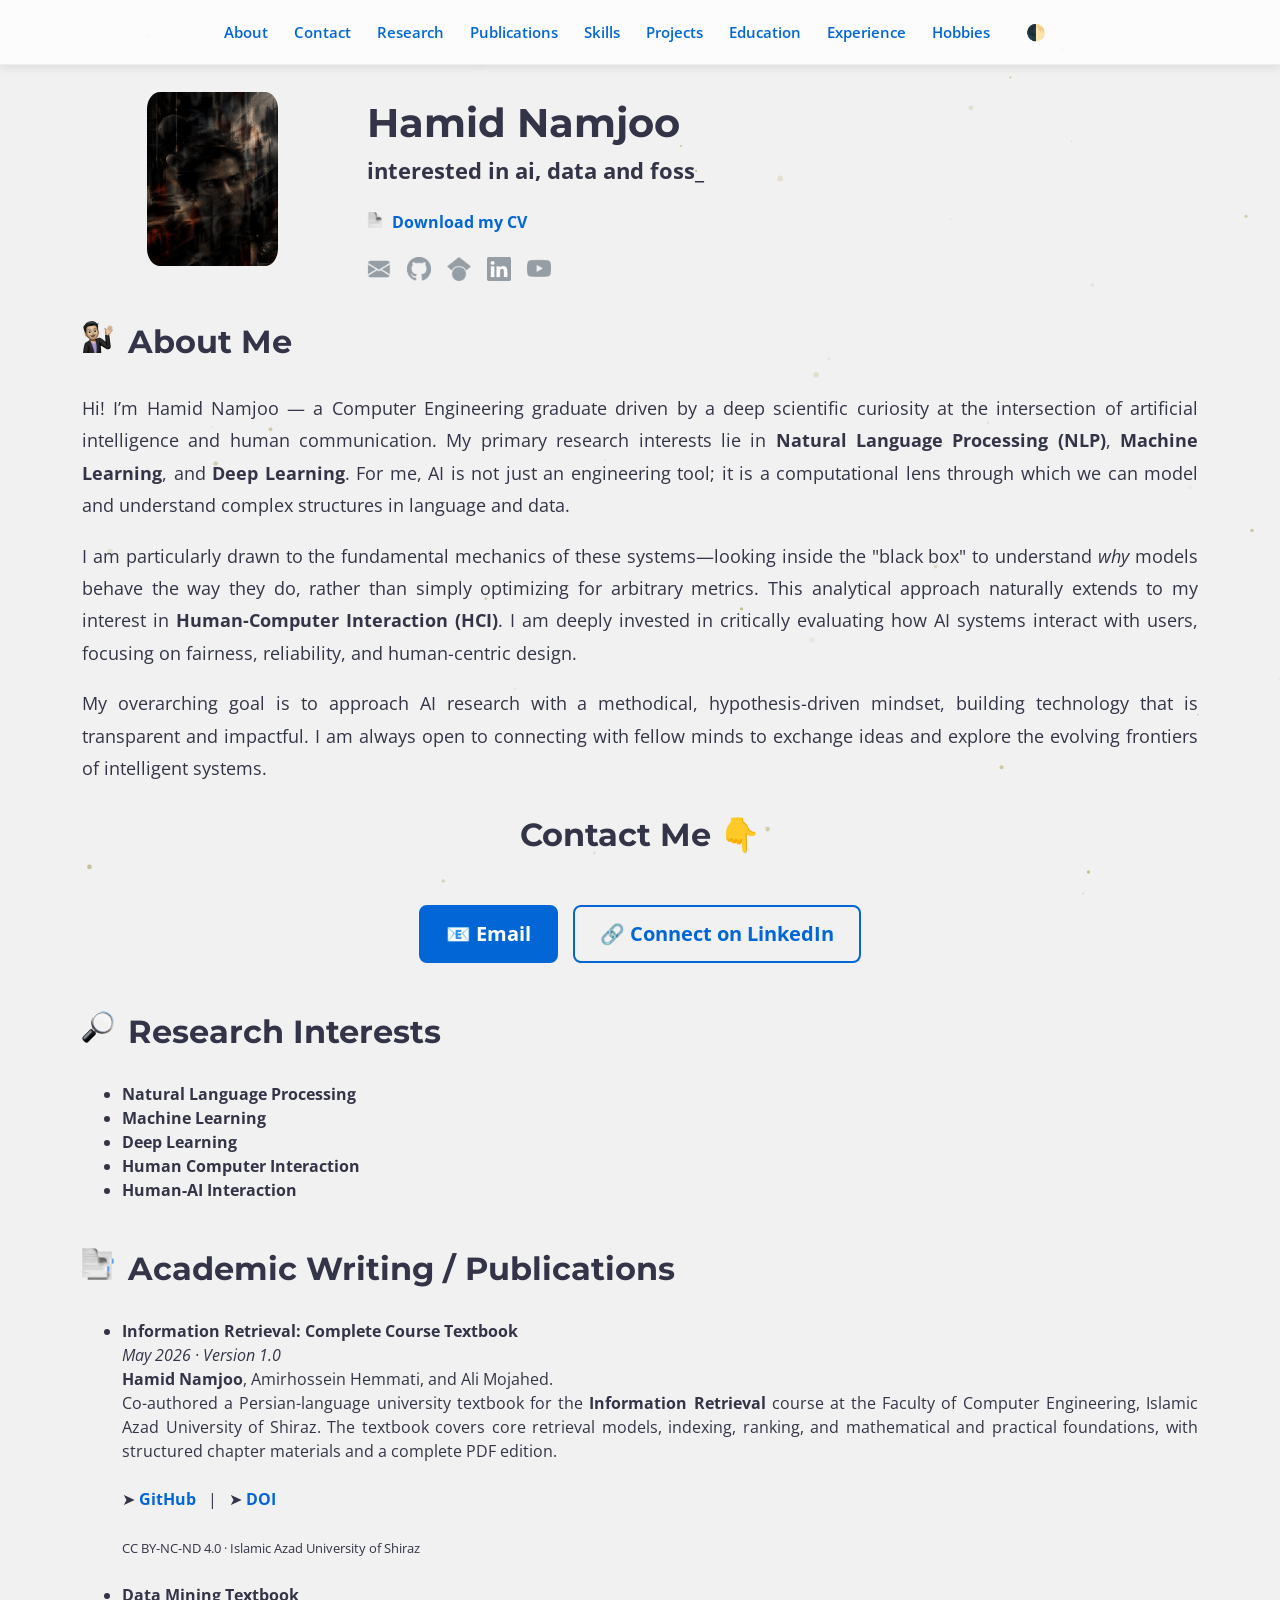
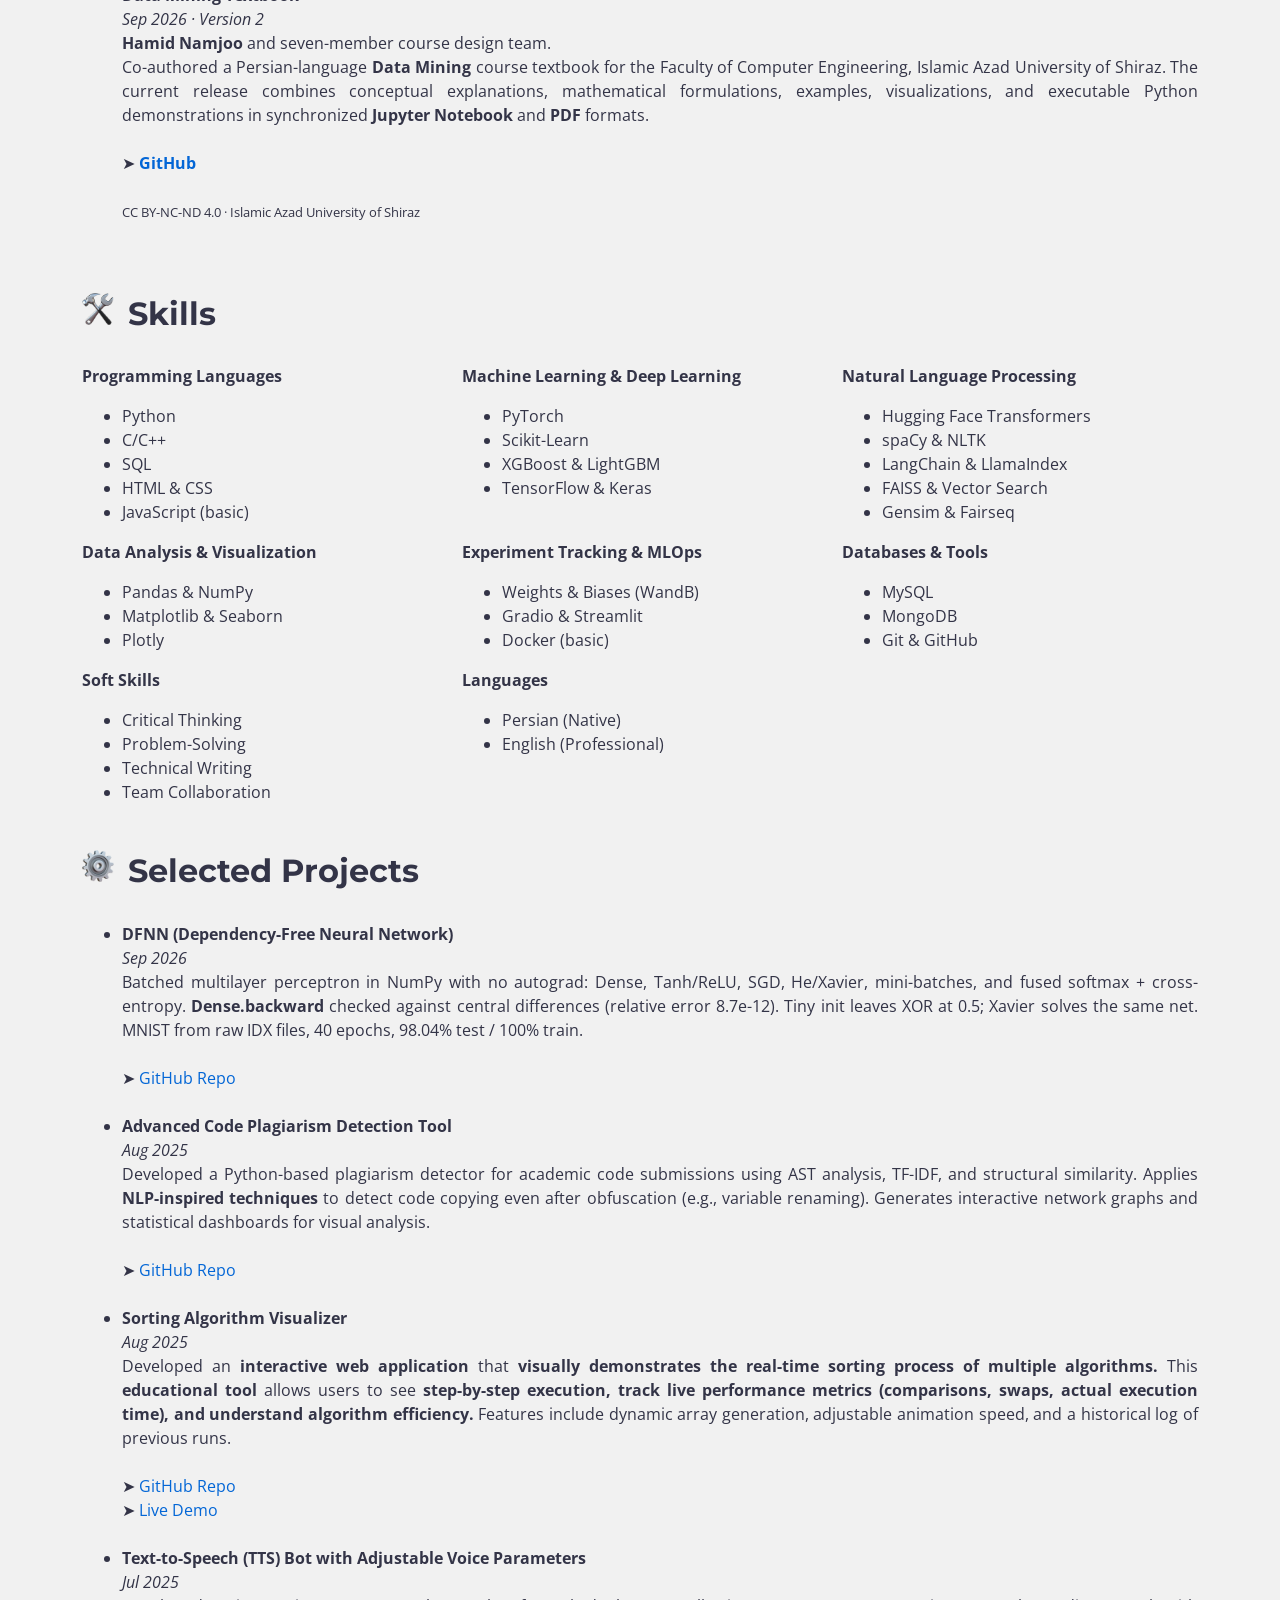
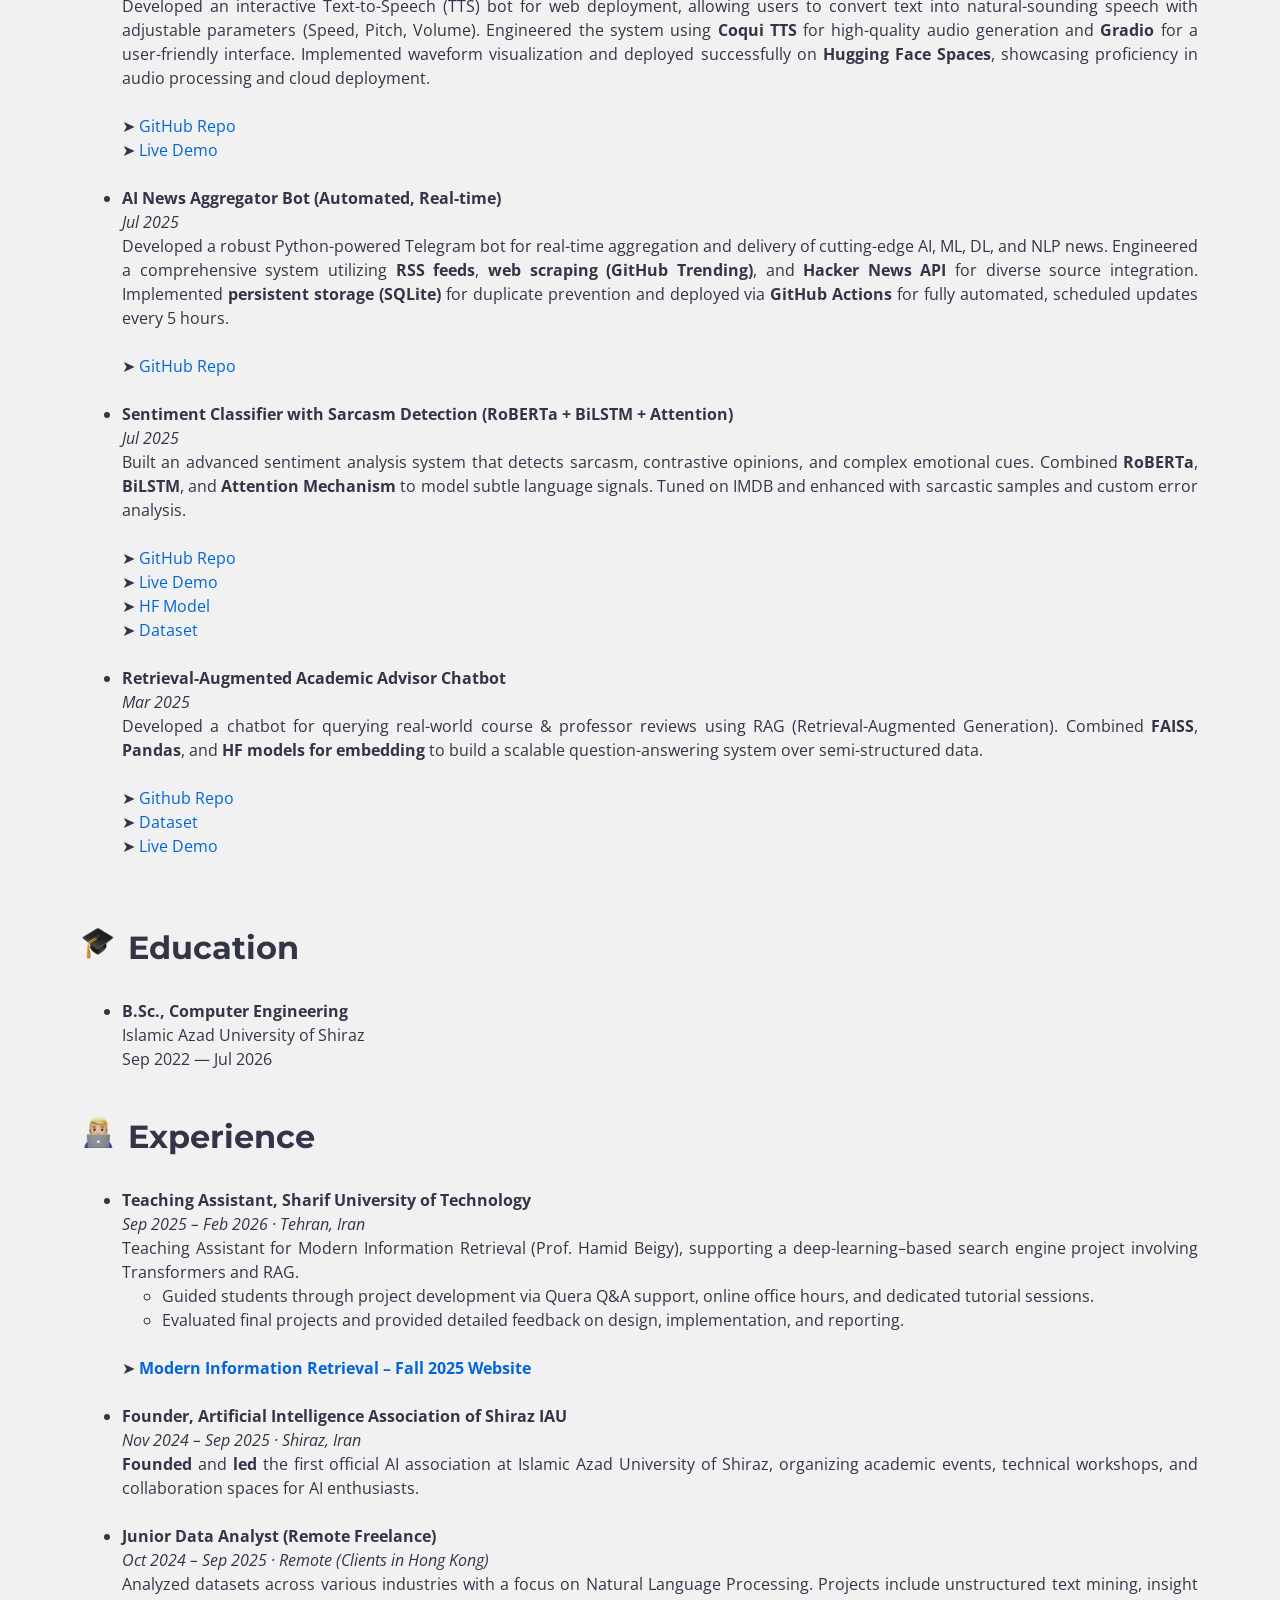
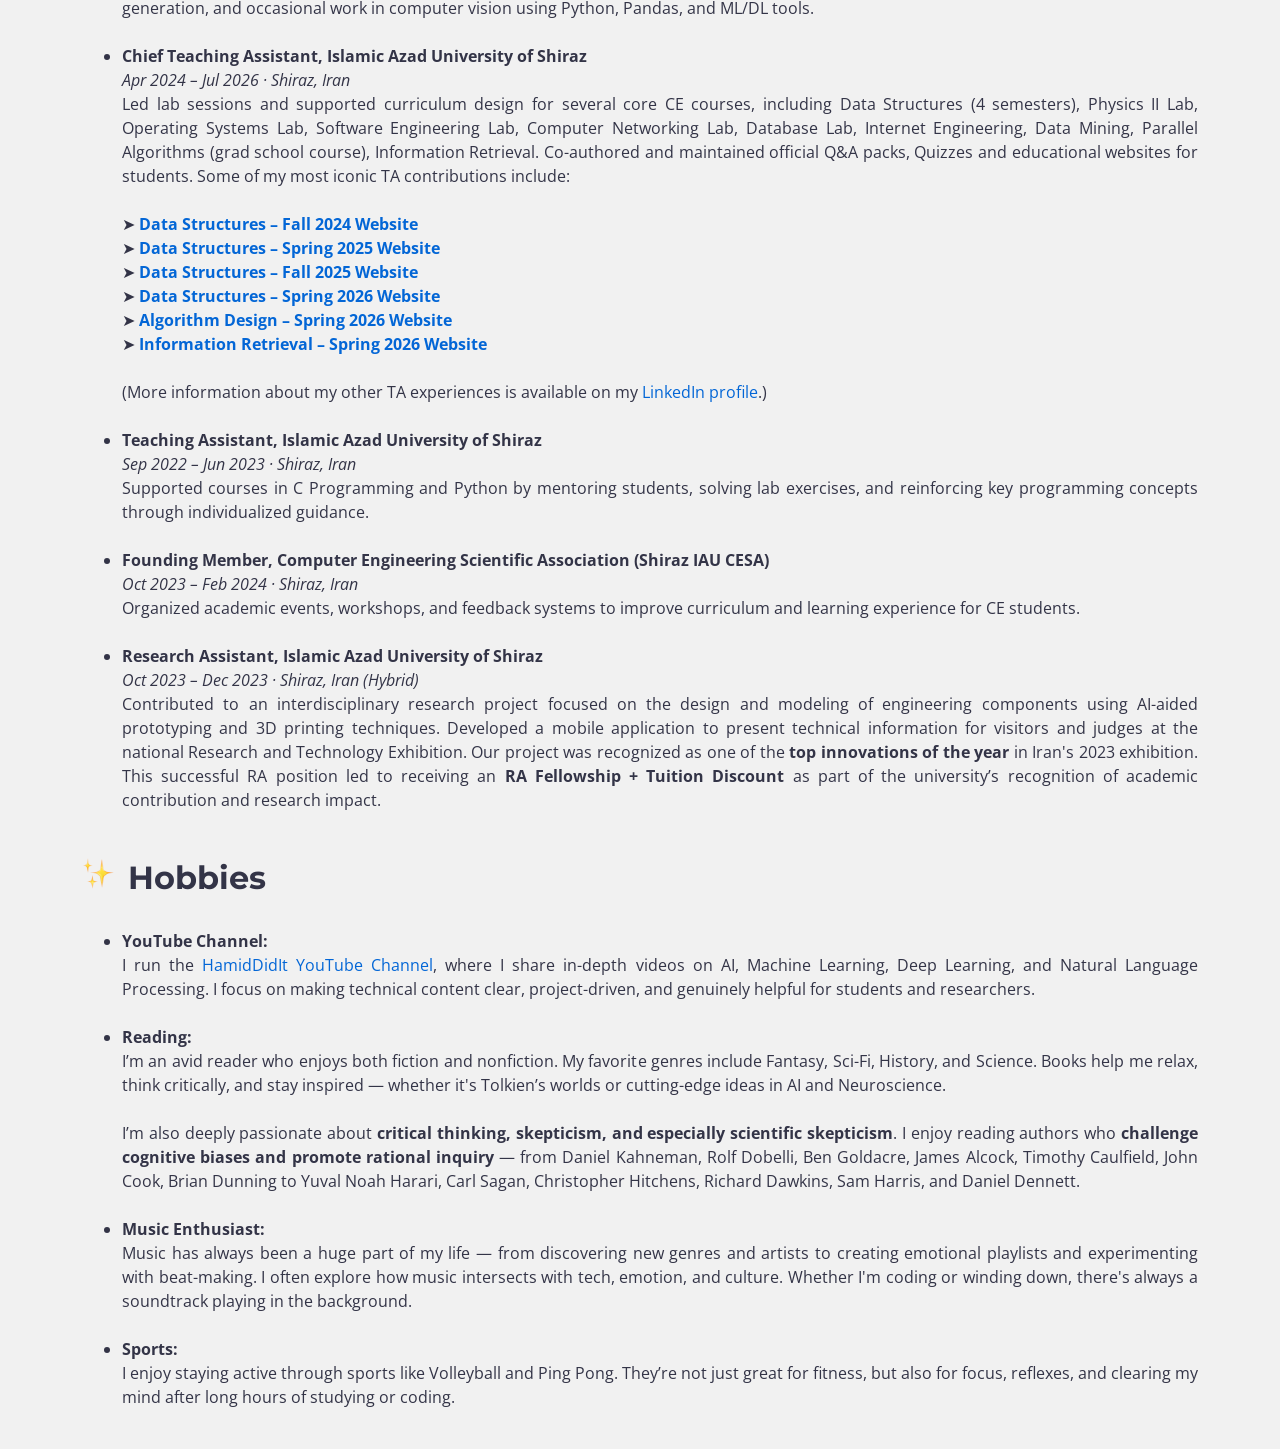
<file: index.html>
<!DOCTYPE html>
<html lang="en">
<head>
    <meta charset="UTF-8">
    <title>Hamid Namjoo</title>
    <meta name="description" content="Hamid Namjoo is a Computer Engineering graduate and AI researcher interested in NLP, Machine Learning, Deep Learning, and Human-AI Interaction.">
    <meta name="keywords" content="Hamid Namjoo, Hamidreza Namjoomanesh, HamidDidIt, Data Analyst, AI Engineer, AI Student, NLP, NLPer, Natural Language Processing, Machine Learning, Deep Learning, Human Computer Interaction, HCI, ML, DL, AI, Data Scientist, AGI, Accelerationism, AI Graduate, AI Researcher, Independent Researcher">
    <meta name="author" content="Hamid Namjoo">
    <link rel="icon" type="image/x-icon" href="img/favicon.png">
    <link rel="stylesheet" href="bootstrap-grid.min.css">
    <link rel="stylesheet" href="index.css">
    <meta name="viewport" content="width=device-width, initial-scale=1.0">
</head>
<body>
    <div id="particles-js"></div>
    <div class="theme-toggle-mobile" id="theme-toggle-mobile">🌓</div>
    <nav class="navbar">
        <div class="nav-container">
            <div class="nav-toggle" id="mobile-menu">
                <span class="menu-text mobile-only">Menu</span>
                <div class="hamburger-lines">
                    <span class="bar"></span>
                    <span class="bar"></span>
                    <span class="bar"></span>
                </div>
            </div>
    
            <ul class="nav-menu">
                <li><a href="#about">About</a></li>
                <li><a href="#contact">Contact</a></li>
                <li><a href="#research">Research</a></li>
                <li><a href="#publications">Publications</a></li>
                <li><a href="#skills">Skills</a></li>
                <li><a href="#projects">Projects</a></li>
                <li><a href="#education">Education</a></li>
                <li><a href="#experience">Experience</a></li>
                <li><a href="#hobbies">Hobbies</a></li> 
                <li id="theme-toggle-desktop" class="desktop-only">🌓</li>
            </ul>
    
            <div class="close-menu mobile-only" id="close-menu">×</div>
            <div class="nav-overlay" id="overlay"></div>
        </div>
    </nav>

    <div class="container">
        <div class="row" id="first-row">
            <div class="col-md-3 col-sm-12">
                <img src="img\avatar.png" class="avatar" />
            </div>
            
            <div class="col-md-9 col-sm-12">
                <h1>Hamid Namjoo</h1>
                <h3><span id="typed-output"></span></h3>

                <div class="font-heavy"><a href="CV\CV.pdf"  target="_blank"><img src="img/cv_emoji.png" class="emoji"> Download my CV</a></div>
                
                <div id="social-links">
                    <a href="mailto:hamidrezanamjoomanesh@gmail.com" target="_blank"><img src="img/email.png"></a>
                    <a href="https://github.com/hrnrxb" target="_blank"><img src="img/github.png"></a>
                    <a href="https://scholar.google.com/citations?hl=en&user=tQSy69sAAAAJ" target="_blank"><img src="img/scholar.png"></a>
                    <a href="https://www.linkedin.com/in/hamid-namjoo/" target="_blank"><img src="img/linkedin.png"></a>
                    <a href="https://www.youtube.com/@HamidDidIt" target="_blank"><img src="img/youtube.png"></a>
                </div>
                

            </div>
        </div>
        
        <div class="row">
            <div class="col-12">
                <h2 id="about"> <img src="img/aboutme_emoji.png" class="emoji"> About Me </h2>
                
                <p class="justify">
                    Hi! I’m Hamid Namjoo — a Computer Engineering graduate driven by a deep scientific curiosity at the intersection of artificial intelligence and human communication. My primary research interests lie in <b>Natural Language Processing (NLP)</b>, <b>Machine Learning</b>, and <b>Deep Learning</b>. For me, AI is not just an engineering tool; it is a computational lens through which we can model and understand complex structures in language and data.
                </p>
                
                <p class="justify">
                    I am particularly drawn to the fundamental mechanics of these systems—looking inside the "black box" to understand <i>why</i> models behave the way they do, rather than simply optimizing for arbitrary metrics. This analytical approach naturally extends to my interest in <b>Human-Computer Interaction (HCI)</b>. I am deeply invested in critically evaluating how AI systems interact with users, focusing on fairness, reliability, and human-centric design.
                </p>
                
                <p class="justify">
                    My overarching goal is to approach AI research with a methodical, hypothesis-driven mindset, building technology that is transparent and impactful. I am always open to connecting with fellow minds to exchange ideas and explore the evolving frontiers of intelligent systems.
                </p>
                
                <h2 id="contact" class="center">Contact Me 👇 </h2>
                <p class="center">
                    <a href="mailto:hamidrezanamjoomanesh@gmail.com" class="button-cta" rel="noopener noreferrer">
                        📧 Email
                    </a>
                    <a href="https://www.linkedin.com/in/hamid-namjoo/" class="button-cta-secondary" target="_blank" rel="noopener noreferrer" style="margin-left: 10px;">
                        🔗 Connect on LinkedIn
                    </a>
                </p>
            </div>
        </div>
        
        <div class="row">
            <div class="col-12">
                <h2  id="research">  <img src="img\research_emoji.png" class="emoji"> Research Interests </h2>
                <ul>
                    <li><b>Natural Language Processing</b></li>
                    <li><b>Machine Learning</b></li>
                    <li><b>Deep Learning</b></li>
                    <li><b>Human Computer Interaction</b></li>
                    <li><b>Human-AI Interaction</b></li>
                </ul>
            </div>
        </div>

        <!-- AWs/Publications -->
        <div class="row">
            <div class="col-12">
                <h2 id="publications">
                    <img src="img/publications_emoji.png" class="emoji" alt="Publications Icon">
                    Academic Writing / Publications
                </h2>
        
                <ul class="justify">
        
                    <li>
                        <b>Information Retrieval: Complete Course Textbook</b><br>
                        <i>May 2026 · Version 1.0</i><br>
        
                        <b>Hamid Namjoo</b>, Amirhossein Hemmati, and Ali Mojahed.<br>
        
                        Co-authored a Persian-language university textbook for the
                        <b>Information Retrieval</b> course at the Faculty of Computer Engineering,
                        Islamic Azad University of Shiraz. The textbook covers core retrieval models,
                        indexing, ranking, and mathematical and practical foundations, with
                        structured chapter materials and a complete PDF edition.
        
                        <br><br>
        
                        ➤ <b>
                            <a href="https://github.com/hrnrxb/IR-Textbook"
                               target="_blank"
                               rel="noopener noreferrer">
                                GitHub
                            </a>
                        </b>
                        &nbsp;&nbsp;|&nbsp;&nbsp;
                        ➤ <b>
                            <a href="https://doi.org/10.5281/zenodo.22927296"
                               target="_blank"
                               rel="noopener noreferrer">
                                DOI
                            </a>
                        </b>
        
                        <br><br>
        
                        <small>
                            CC BY-NC-ND 4.0 · Islamic Azad University of Shiraz
                        </small>
                    </li>
        
                    <br>
        
                    <li>
                        <b>Data Mining Textbook</b><br>
                        <i>Sep 2026 · Version 2</i><br>
        
                        <b>Hamid Namjoo</b> and seven-member course design team.<br>
        
                        Co-authored a Persian-language <b>Data Mining</b> course textbook
                        for the Faculty of Computer Engineering, Islamic Azad University of Shiraz.
                        The current release combines conceptual explanations, mathematical
                        formulations, examples, visualizations, and executable Python demonstrations
                        in synchronized <b>Jupyter Notebook</b> and <b>PDF</b> formats.
        
                        <br><br>
        
                        ➤ <b>
                            <a href="https://github.com/hrnrxb/Data-Mining-Textbook"
                               target="_blank"
                               rel="noopener noreferrer">
                                GitHub
                            </a>
                        </b>
        
                        <br><br>
        
                        <small>
                            CC BY-NC-ND 4.0 · Islamic Azad University of Shiraz
                        </small>
                    </li>
        
                    <br>
        
                </ul>
            </div>
        </div>

        <div class="row">
            <div class="col-12">
                <h2 id="skills"> <img src="img/skills_emoji.png" class="emoji" alt="Skills Icon"> Skills </h2>
                
                <div class="row">
                    <div class="col-md-6 col-lg-4"> <b>Programming Languages</b>
                        <ul>
                            <li>Python</li>
                            <li>C/C++</li>
                            <li>SQL</li>
                            <li>HTML & CSS</li>
                            <li>JavaScript (basic)</li>
                        </ul>
                    </div>
                    
                    <div class="col-md-6 col-lg-4">
                        <b>Machine Learning & Deep Learning</b>
                        <ul>
                            <li>PyTorch</li>
                            <li>Scikit-Learn</li>
                            <li>XGBoost & LightGBM</li>
                            <li>TensorFlow & Keras</li>
                        </ul>
                    </div>
                    
                    <div class="col-md-6 col-lg-4">
                        <b>Natural Language Processing</b>
                        <ul>
                            <li>Hugging Face Transformers</li>
                            <li>spaCy & NLTK</li>
                            <li>LangChain & LlamaIndex</li>
                            <li>FAISS & Vector Search</li>
                            <li>Gensim & Fairseq</li>
                        </ul>
                    </div>
                    
                    <div class="col-md-6 col-lg-4">
                        <b>Data Analysis & Visualization</b>
                        <ul>
                            <li>Pandas & NumPy</li>
                            <li>Matplotlib & Seaborn</li>
                            <li>Plotly</li>
                        </ul>
                    </div>
                    
                    <div class="col-md-6 col-lg-4">
                        <b>Experiment Tracking & MLOps</b>
                        <ul>
                            <li>Weights & Biases (WandB)</li>
                            <li>Gradio & Streamlit</li>
                            <li>Docker (basic)</li>
                        </ul>
                    </div>
                    
                    <div class="col-md-6 col-lg-4">
                        <b>Databases & Tools</b>
                        <ul>
                            <li>MySQL</li>
                            <li>MongoDB</li>
                            <li>Git & GitHub</li>
                        </ul>
                    </div>
                    
                    <div class="col-md-6 col-lg-4">
                        <b>Soft Skills</b>
                        <ul>
                            <li>Critical Thinking</li>
                            <li>Problem-Solving</li>
                            <li>Technical Writing</li>
                            <li>Team Collaboration</li>
                        </ul>
                    </div>
                    
                    <div class="col-md-6 col-lg-4">
                        <b>Languages</b>
                        <ul>
                            <li>Persian (Native)</li>
                            <li>English (Professional)</li>
                        </ul>
                    </div>
                </div> 
            </div>
        </div>


        
        <div class="row">
            <div class="col-12">
                <h2  id="projects">  <img src="img/projects_emoji.png" class="emoji"> Selected Projects </h2>
                <ul class="justify">

                    <li>
                        <b>DFNN (Dependency-Free Neural Network)</b><br>
                        <i>Sep 2026</i><br>
                        Batched multilayer perceptron in NumPy with no autograd: Dense, Tanh/ReLU, SGD, He/Xavier, mini-batches, and fused softmax + cross-entropy. <b>Dense.backward</b> checked against central differences (relative error 8.7e-12). Tiny init leaves XOR at 0.5; Xavier solves the same net. MNIST from raw IDX files, 40 epochs, 98.04% test / 100% train.<br>
                        <br>
                        ➤ <a href="https://github.com/hrnrxb/DFNN" target="_blank" rel="noopener noreferrer">GitHub Repo</a><br>
                    </li>
                    <br>
                    
                    <li>
                        <b>Advanced Code Plagiarism Detection Tool</b><br>
                        <i>Aug 2025</i><br>
                        Developed a Python-based plagiarism detector for academic code submissions using AST analysis, TF-IDF, and structural similarity. Applies <b>NLP-inspired techniques</b> to detect code copying even after obfuscation (e.g., variable renaming). Generates interactive network graphs and statistical dashboards for visual analysis.<br>
                        <br>
                        ➤ <a href="https://github.com/hrnrxb/Advanced-Code-Plagiarism-Detection-Tool" target="_blank" rel="noopener noreferrer">GitHub Repo</a><br>
                    </li>
                    <br>
                    
                    <li>
                        <b>Sorting Algorithm Visualizer</b><br>
                        <i>Aug 2025</i><br>
                        Developed an <b>interactive web application</b> that <b>visually demonstrates the real-time sorting process of multiple algorithms.</b> This <b>educational tool</b> allows users to see <b>step-by-step execution, track live performance metrics (comparisons, swaps, actual execution time), and understand algorithm efficiency.</b> Features include dynamic array generation, adjustable animation speed, and a historical log of previous runs.
                        <br>
                        <br>
                        ➤ <a href="https://github.com/hrnrxb/sorting_algo" target="_blank" rel="noopener noreferrer">GitHub Repo</a><br>
                        ➤ <a href="https://ds-fall2025.github.io/sorting_algo/" target="_blank" rel="noopener noreferrer">Live Demo</a><br>
                    </li>
                    <br>

                    <li>
                        <b>Text-to-Speech (TTS) Bot with Adjustable Voice Parameters</b><br>
                        <i>Jul 2025</i><br>
                        Developed an interactive Text-to-Speech (TTS) bot for web deployment, allowing users to convert text into natural-sounding speech with adjustable parameters (Speed, Pitch, Volume). Engineered the system using <b>Coqui TTS</b> for high-quality audio generation and <b>Gradio</b> for a user-friendly interface. Implemented waveform visualization and deployed successfully on <b>Hugging Face Spaces</b>, showcasing proficiency in audio processing and cloud deployment.
                        <br>
                        <br>
                        ➤ <a href="https://github.com/hrnrxb/TTS-with-Adjustable-Voice-Parameters" target="_blank" rel="noopener noreferrer">GitHub Repo</a><br>
                        ➤ <a href="https://huggingface.co/spaces/hrnrxb/TTS-with-Adjustable-Voice-Parameters" target="_blank" rel="noopener noreferrer">Live Demo</a><br>
                    </li>
                    <br>

                    <li>
                        <b>AI News Aggregator Bot (Automated, Real-time)</b><br>
                        <i>Jul 2025</i><br>
                        Developed a robust Python-powered Telegram bot for real-time aggregation and delivery of cutting-edge AI, ML, DL, and NLP news. Engineered a comprehensive system utilizing <b>RSS feeds</b>, <b>web scraping (GitHub Trending)</b>, and <b>Hacker News API</b> for diverse source integration. Implemented <b>persistent storage (SQLite)</b> for duplicate prevention and deployed via <b>GitHub Actions</b> for fully automated, scheduled updates every 5 hours.<br>
                        <br>
                        ➤ <a href="https://github.com/hrnrxb/AI-News-Aggregator-Bot" target="_blank">GitHub Repo</a><br>
                    </li>
                    <br>

                    <li>
                        <b>Sentiment Classifier with Sarcasm Detection (RoBERTa + BiLSTM + Attention)</b><br>
                        <i>Jul 2025</i><br>
                        Built an advanced sentiment analysis system that detects sarcasm, contrastive opinions, and complex emotional cues. Combined <b>RoBERTa</b>, <b>BiLSTM</b>, and <b>Attention Mechanism</b> to model subtle language signals. Tuned on IMDB and enhanced with sarcastic samples and custom error analysis.<br>
                        <br>
                        ➤ <a href="https://github.com/hrnrxb/Advanced-Sentiment-Classifier-RoBERTa-BiLSTM-Attention" target="_blank">GitHub Repo</a><br>
                        ➤ <a href="https://huggingface.co/spaces/hrnrxb/roberta-bilstm-attention-sentiment" target="_blank">Live Demo</a><br>
                        ➤ <a href="https://huggingface.co/hrnrxb/roberta-bilstm-attention-sentiment" target="_blank">HF Model</a><br>
                        ➤ <a href="https://huggingface.co/datasets/stanfordnlp/imdb" target="_blank">Dataset</a><br>
                    </li>
                    <br>
                    
                    <li>
                        <b>Retrieval-Augmented Academic Advisor Chatbot</b><br>
                        <i>Mar 2025</i><br>
                        Developed a chatbot for querying real-world course & professor reviews using RAG (Retrieval-Augmented Generation). Combined <b>FAISS</b>, <b>Pandas</b>, and <b>HF models for embedding</b> to build a scalable question-answering system over semi-structured data.<br>
                        <br>
                        ➤ <a href="https://github.com/hrnrxb/IAUCourseExp_Adviser_bot" target="_blank">Github Repo</a><br>
                        ➤ <a href="https://huggingface.co/datasets/IAUCourseExp/TajrobiatExpriences-till14ordibehest1404" target="_blank">Dataset</a><br>
                        ➤ <a href="https://huggingface.co/spaces/IAUCourseExp/Tajrobiat_Bot" target="_blank">Live Demo</a><br>
                    </li>
                    <br>
                    
        
<!--                <li>
                        <b>project Name</b><br>
                        <i>Jan 2025 – Feb 2025 · Solo Project</i><br>
                        Explanation. Integrated <b>OpenAI API</b>, <b>Pinecone</b>, and <b>Streamlit</b>.<br>
                        <br>
                        ➤ <a href="link" target="_blank">GitHub Repository</a>
                    </li> -->
                </ul>
            </div>
        </div> 

        

<!--    <div class="row">
            <div class="col-12">
                <h2> <img src="img/publications_emoji.png" class="emoji"> Publications </h2>
                <ul class="justify">
                    <li>
                        <b>Paper Title</b><br>
                        <i>Paper's journal or conference<br>
                        Authors: <b><u>Hamid Namjoo</u></b>other author<br>
                        DOI: <a href="link" target="_blank">hyperlink text</a>
                    </li>
                    <br>
                </ul>
            </div>
        </div> -->
      
        <div class="row">
            <div class="col-12">
                <h2  id="education">  <img src="img/education_emoji.png" class="emoji"> Education </h2>
                <ul>
                    <li><b>B.Sc., Computer Engineering</b><br> Islamic Azad University of Shiraz<br>Sep 2022 — Jul 2026</li>
                </ul>
            </div>
        </div>

        <div class="row">
            <div class="col-12">
                <h2 id="experience"> <img src="img/experience_emoji.png" class="emoji"> Experience </h2>
                <ul class="justify">
        
                    <li><b>Teaching Assistant, Sharif University of Technology</b><br>
                        <i>Sep 2025 – Feb 2026 · Tehran, Iran</i><br>
                        Teaching Assistant for Modern Information Retrieval (Prof. Hamid Beigy), supporting a deep-learning–based search engine project involving Transformers and RAG.
                        <ul>
                            <li>Guided students through project development via Quera Q&A support, online office hours, and dedicated tutorial sessions.</li>
                            <li>Evaluated final projects and provided detailed feedback on design, implementation, and reporting.</li>
                        </ul><br>
                        ➤ <b><a href="https://sut-mir-fall2025.github.io/" target="_blank">Modern Information Retrieval – Fall 2025 Website</a></b><br><br>
                    </li>
                    
                    <li><b>Founder, Artificial Intelligence Association of Shiraz IAU</b><br>
                        <i>Nov 2024 – Sep 2025 · Shiraz, Iran</i><br>
                        <b>Founded</b> and <b>led</b> the first official AI association at Islamic Azad University of Shiraz, organizing academic events, technical workshops, and collaboration spaces for AI enthusiasts.
                    </li>
                    <br>
                    
                    <li><b>Junior Data Analyst (Remote Freelance)</b><br>
                        <i>Oct 2024 – Sep 2025 · Remote (Clients in Hong Kong)</i><br>
                        Analyzed datasets across various industries with a focus on Natural Language Processing. Projects include unstructured text mining, insight generation, and occasional work in computer vision using Python, Pandas, and ML/DL tools.
                    </li>
                    <br>
                    
                    <li><b>Chief Teaching Assistant, Islamic Azad University of Shiraz</b><br>
                        <i>Apr 2024 – Jul 2026 · Shiraz, Iran</i><br>
                        Led lab sessions and supported curriculum design for several core CE courses, including Data Structures (4 semesters), Physics II Lab, Operating Systems Lab, Software Engineering Lab, Computer Networking Lab, Database Lab, Internet Engineering, Data Mining, Parallel Algorithms (grad school course), Information Retrieval. Co-authored and maintained official Q&A packs, Quizzes and educational websites for students. Some of my most iconic TA contributions include:
                        <br><br>
                        
                        ➤ <b><a href="https://ds-of-azad-university.github.io/" target="_blank">Data Structures – Fall 2024 Website</a></b><br>
                        ➤ <b><a href="https://ds-of-azad-university4032.github.io/" target="_blank">Data Structures – Spring 2025 Website</a></b><br>
                        ➤ <b><a href="https://ds-fall2025.github.io/ds-fall2025/" target="_blank">Data Structures – Fall 2025 Website</a></b><br>
                        ➤ <b><a href="https://dsa-spring2026.github.io/" target="_blank">Data Structures – Spring 2026 Website</a></b><br>
                        ➤ <b><a href="https://algo-spring2026.github.io/" target="_blank">Algorithm Design – Spring 2026 Website</a></b><br>
                        ➤ <b><a href="https://ir-spring2026.github.io/" target="_blank">Information Retrieval – Spring 2026 Website</a></b><br><br>
                        
                        (More information about my other TA experiences is available on my <a href="https://www.linkedin.com/in/hamid-namjoo/" target="_blank">LinkedIn profile</a>.)
                    </li>
                    <br>
                    
                    <li><b>Teaching Assistant, Islamic Azad University of Shiraz</b><br>
                        <i>Sep 2022 – Jun 2023 · Shiraz, Iran</i><br>
                        Supported courses in C Programming and Python by mentoring students, solving lab exercises, and reinforcing key programming concepts through individualized guidance.
                    </li>
                    <br>
                    
                    <li><b>Founding Member, Computer Engineering Scientific Association (Shiraz IAU CESA)</b><br>
                        <i>Oct 2023 – Feb 2024 · Shiraz, Iran</i><br>
                        Organized academic events, workshops, and feedback systems to improve curriculum and learning experience for CE students.
                    </li>
                    <br>
        
                    <li><b>Research Assistant, Islamic Azad University of Shiraz</b><br>
                        <i>Oct 2023 – Dec 2023 · Shiraz, Iran (Hybrid)</i><br>
                        Contributed to an interdisciplinary research project focused on the design and modeling of engineering components using AI-aided prototyping and 3D printing techniques.  
                        Developed a mobile application to present technical information for visitors and judges at the national Research and Technology Exhibition.  
                        Our project was recognized as one of the <b>top innovations of the year</b> in Iran's 2023 exhibition.  
                        This successful RA position led to receiving an <b>RA Fellowship + Tuition Discount</b> as part of the university’s recognition of academic contribution and research impact.
                    </li>
                    
                </ul>
            </div>
        </div>
        
        <div class="row">
            <div class="col-12">
                <h2  id="hobbies">  <img src="img/hobbies_emoji.png" class="emoji"> Hobbies </h2>
                <ul class="justify">
                    <li><b>YouTube Channel:</b><br>
                        I run the <a href="https://www.youtube.com/@HamidDidIt" target="_blank">HamidDidIt YouTube Channel</a>, where I share in-depth videos on AI, Machine Learning, Deep Learning, and Natural Language Processing. I focus on making technical content clear, project-driven, and genuinely helpful for students and researchers.
                    </li>
                    <br>

                    
                    <li><b>Reading:</b><br>
                        I’m an avid reader who enjoys both fiction and nonfiction. My favorite genres include Fantasy, Sci-Fi, History, and Science. Books help me relax, think critically, and stay inspired — whether it's Tolkien’s worlds or cutting-edge ideas in AI and Neuroscience.
                    <br><br>
                        I’m also deeply passionate about <b>critical thinking, skepticism, and especially scientific skepticism</b>. I enjoy reading authors who <b>challenge cognitive biases and promote rational inquiry</b> — from Daniel Kahneman, Rolf Dobelli, Ben Goldacre, James Alcock, Timothy Caulfield, John Cook, Brian Dunning to Yuval Noah Harari, Carl Sagan, Christopher Hitchens, Richard Dawkins, Sam Harris, and Daniel Dennett.
                    </li>
                    <br>

                    
                    <li><b>Music Enthusiast:</b><br>
                        Music has always been a huge part of my life — from discovering new genres and artists to creating emotional playlists and experimenting with beat-making. I often explore how music intersects with tech, emotion, and culture. Whether I'm coding or winding down, there's always a soundtrack playing in the background.
                    </li>
                    <br>

                    
                    <li><b>Sports:</b><br>
                        I enjoy staying active through sports like Volleyball and Ping Pong. They’re not just great for fitness, but also for focus, reflexes, and clearing my mind after long hours of studying or coding.
                    </li>
                    <br>

                    
                </ul>
            </div>
        </div>
    </div>

<script src="particles.min.js"></script>
<script src="typed.umd.js"></script>
<script>
    const particlesConfig = {
      "particles": {
        "number": {
          "value": 127,
          "density": {
            "enable": true,
            "value_area": 2202.833788323409
          }
        },
        "color": {
          "value": "#afa258"
        },
        "shape": {
          "type": "circle",
          "stroke": {
            "width": 0,
            "color": "#000000"
          },
          "polygon": {
            "nb_sides": 5
          },
          // "image": {
          //   "src": "img/github.svg",
          //   "width": 100,
          //   "height": 100
          // }
        },
        "opacity": {
          "value": 1,
          "random": true,
          "anim": {
            "enable": true,
            "speed": 1,
            "opacity_min": 0,
            "sync": false
          }
        },
        "size": {
          "value": 3,
          "random": true,
          "anim": {
            "enable": false,
            "speed": 3,
            "size_min": 0.3,
            "sync": false
          }
        },
        "line_linked": {
          "enable": false,
          "distance": 150,
          "color": "#ffffff",
          "opacity": 0.4,
          "width": 1
        },
        "move": {
          "enable": true,
          "speed": 0.5,
          "direction": "none",
          "random": true,
          "straight": false,
          "out_mode": "out",
          "bounce": false,
          "attract": {
            "enable": false,
            "rotateX": 600,
            "rotateY": 600
          }
        }
      },
      "interactivity": {
        "detect_on": "canvas",
        "events": {
          "onhover": {
            "enable": true,
            "mode": "bubble"
          },
          "onclick": {
            "enable": true,
            "mode": "repulse"
          },
          "resize": true
        },
        "modes": {
          "grab": {
            "distance": 400,
            "line_linked": {
              "opacity": 1
            }
          },
          "bubble": {
            "distance": 250,
            "size": 0,
            "duration": 2,
            "opacity": 0,
            "speed": 3
          },
          "repulse": {
            "distance": 400,
            "duration": 0.4
          },
          "push": {
            "particles_nb": 4
          },
          "remove": {
            "particles_nb": 2
          }
        }
      },
      "retina_detect": true
    };
    if (typeof particlesJS !== 'undefined') {
        particlesJS('particles-js', particlesConfig);
    } else {
        console.error("particles.js library not loaded.");
    }

    var typed = new Typed('#typed-output', {
        strings: [
            "interested in ai, data and foss",
            "researcher",
            "computer engineering graduate",
            "ex-data analyst",
            "NLP enthusiast"
        ],
        typeSpeed: 35,
        backSpeed: 20,
        backDelay: 1000,
        startDelay: 300,
        loop: true,
        cursorChar: '_',
        shuffle: false,
        smartBackspace: true,
        showCursor: true,
        cursorChar: '_',
        preStringTyped: (arrayPos, self) => {self.el.style.color = '#007bff';},
        onStringTyped: (arrayPos, self) => {self.el.style.color = '#333447';}
        
    });
    
</script>
 
<script>
    window.addEventListener('scroll', function () {
        const navbar = document.querySelector('.navbar');
        const blur = window.scrollY > 50 ? Math.min(window.scrollY / 10, 12) : 0;
        navbar.style.backdropFilter = `blur(${blur}px)`;
        navbar.style.webkitBackdropFilter = `blur(${blur}px)`;
    });
</script>

<script>
    document.addEventListener('DOMContentLoaded', function () {
        const themeToggleMobile = document.getElementById('theme-toggle-mobile');
        const themeToggleDesktop = document.getElementById('theme-toggle-desktop');
        const toggles = [themeToggleMobile, themeToggleDesktop].filter(t => t);


        const isDarkMode = localStorage.getItem('dark-mode') === 'enabled';
        if (isDarkMode) {
            document.body.classList.add('dark-mode');
        }
        const icon = isDarkMode ? '☀️' : '🌓';
        toggles.forEach(toggle => {
            toggle.textContent = icon;
        });


        toggles.forEach(toggle => {
            toggle.addEventListener('click', function () {
                this.classList.add('click-animation');
                setTimeout(() => this.classList.remove('click-animation'), 400);


                document.body.classList.toggle('dark-mode');


                const icon = document.body.classList.contains('dark-mode') ? '☀️' : '🌓';
                toggles.forEach(t => { t.textContent = icon; });


                localStorage.setItem('dark-mode', document.body.classList.contains('dark-mode') ? 'enabled' : 'disabled');
            });
        });
    });
</script>

<script>
    document.addEventListener('DOMContentLoaded', function () {
        const mobileMenu = document.getElementById('mobile-menu');
        const navMenu = document.querySelector('.nav-menu');
        const overlay = document.getElementById('overlay');
        const closeMenu = document.getElementById('close-menu');


        mobileMenu.addEventListener('click', function () {
            navMenu.classList.add('active');
            overlay.style.display = 'block';
            setTimeout(() => {
                overlay.style.opacity = '1';
            }, 10);
            this.classList.toggle('active');
            document.body.style.overflow = 'hidden';
        });


        overlay.addEventListener('click', function () {
            navMenu.classList.remove('active');
            mobileMenu.classList.remove('active');
            overlay.style.opacity = '0';
            setTimeout(() => {
                overlay.style.display = 'none';
            }, 300);
            document.body.style.overflow = ''; 
        });

        
        closeMenu.addEventListener('click', function () {
            navMenu.classList.remove('active');
            mobileMenu.classList.remove('active');
            overlay.style.opacity = '0';
            setTimeout(() => {
                overlay.style.display = 'none';
            }, 300);
            document.body.style.overflow = ''; 
        });


        document.querySelectorAll('.nav-menu a').forEach(link => {
            link.addEventListener('click', () => {
                navMenu.classList.remove('active');
                mobileMenu.classList.remove('active');
                overlay.style.opacity = '0';
                setTimeout(() => {
                    overlay.style.display = 'none';
                }, 300);
                document.body.style.overflow = ''; 
            });
        });
    });
</script>

    
</body>
</html>
</file>
<file: index.css>
@import url('https://fonts.googleapis.com/css2?family=Montserrat:ital,wght@0,100..900;1,100..900&family=Open+Sans:ital,wght@0,300..800;1,300..800&display=swap');

* {
    box-sizing: border-box;
    font-family: 'Open Sans', Helvetica, Arial, sans-serif;
    color: #333447;
    line-height: 1.5;
}

html,
body {
    height: 100%;
    width: 100%;
    margin: 0;
    padding: 0;
    left: 0;
    top: 0;
    font-size: 100%;
    background-color: #F1F1F1;
    position: relative;
    z-index: 1;
}

h1, h2, h3, h4, h5, h6 {
    font-family: 'Montserrat', sans-serif;
}

h1 {
    font-size: 2.5rem;
}

h2 {
    font-size: 2rem;
}

h3 {
    font-size: 1.375rem;
}

h4 {
    font-size: 1.125rem;
}

h5 {
    font-size: 1rem;
}

h6 {
    font-size: 0.875rem;
}

p {
    font-size: 1.125rem;
    font-weight: 400;
    line-height: 1.8;
}

.font-light {
    font-weight: 300;
}

.font-regular {
    font-weight: 400;
}

.font-heavy {
    font-weight: 700;
}

a {
    color: #0366d6;
    text-decoration: none;
    transition: color 0.3s ease-out, text-decoration 0.3s ease-out;
}

a:visited {
    color: #0366d6;
    text-decoration: none;
}

a:hover {
    color: #0056b3;
    text-decoration: underline;
}

.left {
    text-align: left;
}

.right {
    text-align: right;
}

.center {
    text-align: center;
    margin-left: auto;
    margin-right: auto;
}

.justify {
    text-align: justify;
}

#first-row {
    margin-top: 25px;
}

#first-row h1{
    margin-top: 1px;
    margin-bottom: 1px;
}

#first-row h3{
    margin-top: 1px;
    color: #959da5;
}

#cv-link{
    font-size: large;
}

#last-row {
    margin-bottom: 50px;
}

#social-links {
    font-size: x-large;
    margin-top: 20px;
}

#social-links img {
    margin-right: 10px;
    height: 1em;
    width: 1em;
    transition: transform 0.3s ease-out, opacity 0.3s ease-out;
}

#social-links a:hover img {
    text-decoration: none;
    transform: scale(1.1);
    opacity: 0.8;
}

.emoji {
    height: 1em;
    margin-right: 5px;
}

.avatar {
    width: 50%;
    margin-right: auto;
    margin-left: auto;
    margin-bottom: 25px;
    display: block;
    border-radius: 10%;
}

.mobile-only {
    display: none; 
}

.desktop-only {
    display: flex; 
}

.theme-toggle-mobile {
    display: none; 
}


@media (max-width: 768px) {

    .theme-toggle-mobile {
        position: fixed;
        top: 3px;
        left: 12px;
        width: 40px;
        height: 40px;
        background-color: rgba(255, 255, 255, 0.9);
        color: #333;
        border-radius: 50%;
        display: flex;
        align-items: center;
        justify-content: center;
        font-size: 1.2rem;
        z-index: 1001;
        cursor: pointer;
        transition: all 0.3s ease;
        box-shadow: 0 2px 8px rgba(0, 0, 0, 0.1);
        backdrop-filter: blur(4px);
        -webkit-backdrop-filter: blur(4px);
    }

    .theme-toggle-mobile:hover {
        transform: scale(1.1);
        background-color: #f0f0f0;
    }

    .dark-mode .theme-toggle-mobile {
        background-color: rgba(30, 30, 30, 0.9);
        color: #eee;
    }

    .dark-mode .theme-toggle-mobile:hover {
        background-color: #444;
    }
    
    .nav-container {
        display: flex;
        justify-content: flex-end;
        align-items: center;
        width: 100%;
        padding: 0 15px;
    }

    .nav-toggle {
        display: flex;
        align-items: center;
        cursor: pointer;
        gap: 8px;
    }

    .nav-toggle.active .bar:nth-child(1) {
        transform: rotate(45deg) translate(5px, 6px);
    }
    
    .nav-toggle.active .bar:nth-child(2) {
        opacity: 0;
    }
    
    .nav-toggle.active .bar:nth-child(3) {
        transform: rotate(-45deg) translate(7px, -6px);
    }

    .menu-text.mobile-only {
        font-family: 'Open Sans', sans-serif;
        font-weight: 600;
        font-size: 0.95rem;
        color: #0366d6;
        white-space: nowrap;
        display: inline;
    }

    .hamburger-lines {
        display: flex;
        flex-direction: column;
        gap: 4px;
    }

    .bar {
        width: 28px;
        height: 3px;
        background-color: #0366d6;
        border-radius: 2px;
        transition: all 0.3s ease;
    }

    .nav-toggle .bar {
        transition: transform 0.3s ease, opacity 0.3s ease;
    }

    .nav-menu {
        position: fixed;
        top: 0;
        left: auto;
        right: -100%;
        width: 100%;
        height: 100vh;
        display: flex;
        flex-direction: column;
        background-color: rgba(255, 255, 255, 0.94);
        backdrop-filter: blur(12px);
        -webkit-backdrop-filter: blur(12px);
        box-shadow: 
            0 10px 30px rgba(0, 0, 0, 0.12),
            0 15px 35px rgba(0, 0, 0, 0.08),
            0 5px 15px rgba(0, 0, 0, 0.05);
        border: 1px solid rgba(255, 255, 255, 0.3);
        padding-top: 90px;
        gap: 12px;
        transform: translateX(100%);
        opacity: 0;
        transition: transform 0.4s cubic-bezier(0.68, -0.55, 0.265, 1.55), opacity 0.4s ease;
        z-index: 1000;
    }

    .nav-menu.active {
        transform: translateX(0);
        opacity: 1;
        right: 0;
    }

    .nav-overlay {
        position: fixed;
        top: 0;
        right: 0;
        width: 100%;
        height: 100%;
        background-color: rgba(0, 0, 0, 0.4);
        opacity: 0;
        visibility: hidden;
        z-index: 999;
        transition: opacity 0.3s ease, visibility 0.3s ease;
    }

    .nav-menu.active + .nav-overlay {
        opacity: 1;
        visibility: visible;
    }

    .dark-mode .nav-menu {
        background-color: rgba(30, 30, 30, 0.95);
        backdrop-filter: blur(12px);
        -webkit-backdrop-filter: blur(12px);
        border: 1px solid rgba(255, 255, 255, 0.1);
        box-shadow: 
            0 10px 30px rgba(0, 0, 0, 0.25),
            0 15px 35px rgba(0, 0, 0, 0.2),
            0 5px 15px rgba(0, 0, 0, 0.1);
    }
    
    .dark-mode .menu-text {
        color: #64b5f6;
    }
    
    .dark-mode .bar {
        background-color: #64b5f6;
    }

    .close-menu.mobile-only {
        position: fixed;
        top: 5px;
        right: 26px;
        width: 40px;
        height: 40px;
        background-color: rgba(255, 255, 255, 0.9);
        color: #333;
        border-radius: 50%;
        display: flex;
        align-items: center;
        justify-content: center;
        font-size: 1.5rem;
        font-weight: bold;
        z-index: 1001;
        cursor: pointer;
        opacity: 0;
        pointer-events: none;
        transform: scale(0.8);
        transition: 
            opacity 0.3s ease,
            transform 0.3s ease;
        box-shadow: 0 2px 10px rgba(0, 0, 0, 0.1);
    }

    .close-menu.mobile-only:hover {
        transform: scale(1.15) rotate(90deg);
        background-color: #0366d6;
        color: white;
        box-shadow: 0 4px 12px rgba(0, 0, 0, 0.2);
        border: 2px solid #0366d6;
    }

    .nav-menu.active ~ .close-menu.mobile-only {
        opacity: 1;
        pointer-events: auto;
        transform: scale(1);
    }

    .dark-mode .close-menu {
        background-color: rgba(30, 30, 30, 0.9);
        color: #eee;
    }


    .row {
        margin-top: 15px;
        margin-bottom: 15px;
    }

    .col-12, .col-md-6, .col-md-9, .col-md-3 {
        padding-left: 12px;
        padding-right: 12px;
    }

    #first-row {
        margin-top: 15px;
    }

    #last-row {
        margin-bottom: 30px;
    }

    h2 {
        margin-top: 10px;
        margin-bottom: 8px;
        font-size: 1.8rem;
    }

    h3 {
        font-size: 1.2rem;
        margin-top: 8px;
    }

    ul {
        padding-left: 20px;
        margin-bottom: 16px;
    }

    li {
        margin-bottom: 8px;
    }

    .container {
        margin-top: 70px;
        padding-left: 20px;
        padding-right: 20px;
    }

    .button-cta, .button-cta-secondary {
        padding: 10px 18px;
        font-size: 1rem;
    }

    #first-row p {
        font-size: 1rem;
        line-height: 1.7;
    }

    .justify,
    p {
        padding-left: 20px;
        padding-right: 20px;
    }

    .theme-toggle-mobile {
        display: flex !important;
    }

    .nav-menu.active #theme-toggle-desktop {
        display: none !important;
    }

    .desktop-only {
        display: none;
    }
}


@media (max-width: 480px) {
    
    .nav-container {
        padding: 0 12px;
    }

    .nav-toggle {
        gap: 6px;
    }

    .menu-text {
        font-size: 0.9rem;
    }

    .hamburger-lines {
        gap: 3px;
    }

    .bar {
        width: 26px;
        height: 3px;
    }

    .nav-menu {
        position: fixed;
        top: 0;
        right: -100%;
        width: 100%;
        height: 100vh;
        background-color: rgba(255, 255, 255, 0.94);
        backdrop-filter: blur(12px);
        -webkit-backdrop-filter: blur(12px);
        box-shadow: 
            0 10px 30px rgba(0, 0, 0, 0.12),
            0 15px 35px rgba(0, 0, 0, 0.08),
            0 5px 15px rgba(0, 0, 0, 0.05);
        border: 1px solid rgba(255, 255, 255, 0.3);
        padding-top: 75px;
        gap: 10px;
        transform: translateX(100%);
        opacity: 0;
        transition: transform 0.4s cubic-bezier(0.68, -0.55, 0.265, 1.55), opacity 0.4s ease;
        z-index: 1000;
    }

    .nav-menu.active {
        transform: translateX(0);
        opacity: 1;
        right: 0;
    }

    .nav-menu li {
        padding: 9px 14px;
    }

    .nav-menu a {
        font-size: 0.9rem;
        font-weight: 600;
    }

    .nav-overlay {
        position: fixed;
        top: 0;
        right: 0;
        width: 100%;
        height: 100%;
        background-color: rgba(0, 0, 0, 0.4);
        opacity: 0;
        visibility: hidden;
        z-index: 999;
        transition: opacity 0.3s ease, visibility 0.3s ease;
    }

    .nav-menu.active + .nav-overlay {
        opacity: 1;
        visibility: visible;
    }

    
    .dark-mode .nav-menu {
        background-color: rgba(30, 30, 30, 0.95);
        backdrop-filter: blur(12px);
        -webkit-backdrop-filter: blur(12px);
        border: 1px solid rgba(255, 255, 255, 0.1);
        box-shadow: 
            0 10px 30px rgba(0, 0, 0, 0.25),
            0 15px 35px rgba(0, 0, 0, 0.2),
            0 5px 15px rgba(0, 0, 0, 0.1);
    }

    .dark-mode .menu-text {
        color: #64b5f6;
    }

    .dark-mode .bar {
        background-color: #64b5f6;
    }

    
    #theme-toggle {
        width: 34px;
        height: 34px;
        font-size: 1.1rem;
    }

    h2 {
        font-size: 1.7rem;
    }

    p, .justify, .center {
        font-size: 1rem;
        line-height: 1.7;
    }

    #first-row {
        margin-top: 15px;
    }

    .button-cta, .button-cta-secondary {
        padding: 10px 20px;
        font-size: 1rem;
    }
}

html {
    scroll-behavior: smooth;
}


.theme-toggle-fixed {
    position: fixed;
    top: 12px;
    left: 12px;
    width: 40px;
    height: 40px;
    background-color: rgba(255, 255, 255, 0.9);
    color: #333;
    border-radius: 50%;
    display: flex;
    align-items: center;
    justify-content: center;
    font-size: 1.2rem;
    z-index: 1001;
    cursor: pointer;
    transition: all 0.3s ease;
    box-shadow: 0 2px 8px rgba(0, 0, 0, 0.1);
    backdrop-filter: blur(4px);
    -webkit-backdrop-filter: blur(4px);
}

.theme-toggle-fixed:hover {
    transform: scale(1.1);
    background-color: #f0f0f0;
}

.dark-mode .theme-toggle-fixed {
    background-color: rgba(30, 30, 30, 0.9);
    color: #eee;
}

.dark-mode .theme-toggle-fixed:hover {
    background-color: #444;
}


#particles-js {
    position: fixed;
    width: 100%;
    height: 100%;
    background-color: transparent;
    background-image: url('');
    background-repeat: no-repeat;
    background-size: cover;
    background-position: 50% 50%;
    z-index: -1;
    top: 0;
    left: 0;
}

.button-cta, .button-cta-secondary {
    display: inline-block;
    padding: 12px 25px;
    border-radius: 8px;
    text-decoration: none;
    font-weight: 700;
    font-size: 1.1em;
    transition: all 0.3s ease-in-out;
    margin-top: 20px;
}

.button-cta {
    background-color: #0366d6;
    color: #ffffff;
    border: 2px solid #0366d6;
}

a.button-cta:hover {
    background-color: transparent;
    color: #0366d6;
    transform: translateY(-2px);
    box-shadow: 0 4px 8px rgba(0, 0, 0, 0.2);
    text-decoration: none;
}

.button-cta-secondary {
    background-color: transparent;
    color: #0366d6;
    border: 2px solid #0366d6;
}

a.button-cta-secondary:hover {
    background-color: #0366d6;
    color: #ffffff;
    transform: translateY(-2px);
    box-shadow: 0 4px 8px rgba(0, 0, 0, 0.2);
    text-decoration: none;
}


.navbar {
    position: fixed;
    top: 0;
    left: 0;
    width: 100%;
    background-color: rgba(255, 255, 255, 0.8);
    backdrop-filter: blur(8px);
    -webkit-backdrop-filter: blur(0px);
    box-shadow: 0 2px 10px rgba(0, 0, 0, 0.1);
    padding: 12px 20px;
    border-bottom: 1px solid rgba(0, 0, 0, 0.06);
    transition: all 0.4s ease;
    z-index: 1000;
}

.navbar ul {
    list-style: none;
    margin: 0;
    padding: 0;
    display: flex;
    justify-content: center;
    align-items: center;
    flex-wrap: wrap;
    gap: 26px;
}

.navbar a {
    color: #0366d6;
    text-decoration: none;
    font-size: 0.95rem;
    font-weight: 600;
    padding: 4px 0;
    position: relative;
    transition: color 0.3s ease, transform 0.2s ease;
    transform: translateY(0);
}

.navbar a::before {
    content: '';
    position: absolute;
    left: 50%;
    right: 0;
    bottom: 0;
    height: 2px;
    background-color: #afa258; 
    transform: translateX(-50%) scaleX(0);
    transition: transform 0.3s ease;
    transform-origin: center;
}

.navbar a:hover::before {
    transform: translateX(-50%) scaleX(1);
}

.navbar a:hover {
    color: #004aad; 
    transform: translateY(-3px);
}

.navbar.scrolled {
    background-color: rgba(255, 255, 255, 0.8);
    backdrop-filter: blur(8px);
    -webkit-backdrop-filter: blur(8px);
    box-shadow: 0 4px 20px rgba(0, 0, 0, 0.18);
    padding: 12px 20px;
}

h2[id] {
    scroll-margin-top: 70px;
}

.container {
    margin-top: 92px;
}


body.dark-mode {
    background-color: #1F1010;
    color: #e0e0e0;
}

.dark-mode h1,
.dark-mode h2,
.dark-mode h3,
.dark-mode h4,
.dark-mode h5,
.dark-mode h6 {
    color: #ffffff !important;
}


.dark-mode a {
    color: #64b5f6 !important;
}

.dark-mode a:hover {
    color: #90caf9 !important;
    text-decoration: none;
}

.dark-mode .button-cta {
    background-color: #1976d2;
    border: 2px solid #1976d2;
    color: white;
}

.dark-mode .button-cta:hover {
    background-color: transparent;
    color: #1976d2;
}

.dark-mode .button-cta-secondary {
    background-color: transparent;
    color: #64b5f6;
    border: 2px solid #64b5f6;
}

.dark-mode .button-cta-secondary:hover {
    background-color: #1976d2;
    color: white;
}

.dark-mode .navbar {
    background-color: rgba(30, 30, 30, 0.9);
    backdrop-filter: blur(8px);
    -webkit-backdrop-filter: blur(8px);
    box-shadow: 0 4px 20px rgba(0, 0, 0, 0.3);
}

.dark-mode .navbar.scrolled {
    background-color: rgba(0, 0, 0, 0.7);
    backdrop-filter: blur(8px); 
    -webkit-backdrop-filter: blur(2px); 
    box-shadow: 0 4px 20px rgba(0, 0, 0, 0.2);
    padding: 6px 14px;
}

.dark-mode .container {
    background-color: rgba(20, 20, 20, 0.7);
    border-radius: 12px;
    padding: 20px;
    box-shadow: 0 4px 16px rgba(0, 0, 0, 0.2);
}

.dark-mode #particles-js {
    background-color: #0a0a0a;
}

#theme-toggle {
    cursor: pointer;
    font-size: 1.2rem;
    display: flex;
    align-items: center;
    justify-content: center;
    width: 40px;
    height: 40px;
    border-radius: 50%;
    transition: transform 0.4s ease, background-color 0.4s ease, color 0.4s ease;
}



#theme-toggle.click-animation,
.theme-toggle-mobile.click-animation,
#theme-toggle-desktop.click-animation {
    transform: rotate(45deg) scale(1.1);
}

#theme-toggle-desktop{
    cursor: pointer;
    display: flex;
    align-items: center;
    justify-content: center;
    width: 40px;
    height: 40px;
    border-radius: 50%;
    transition: transform 0.4s ease;
}

#theme-toggle:hover {
    transform: scale(1.1);
    background-color: #f0f0f0;
}

.dark-mode #theme-toggle:hover {
    background-color: #333;
}

.dark-mode p,
.dark-mode ul,
.dark-mode li,
.dark-mode i,
.dark-mode h3,
.dark-mode h4,
.dark-mode h5,
.dark-mode h6 {
    color: #dfdfdf !important;
}

.dark-mode ul ul,
.dark-mode ol {
    color: #aaaaaa;
}

.dark-mode b,
.dark-mode strong {
    color: #ffffff !important;
}
</file>
